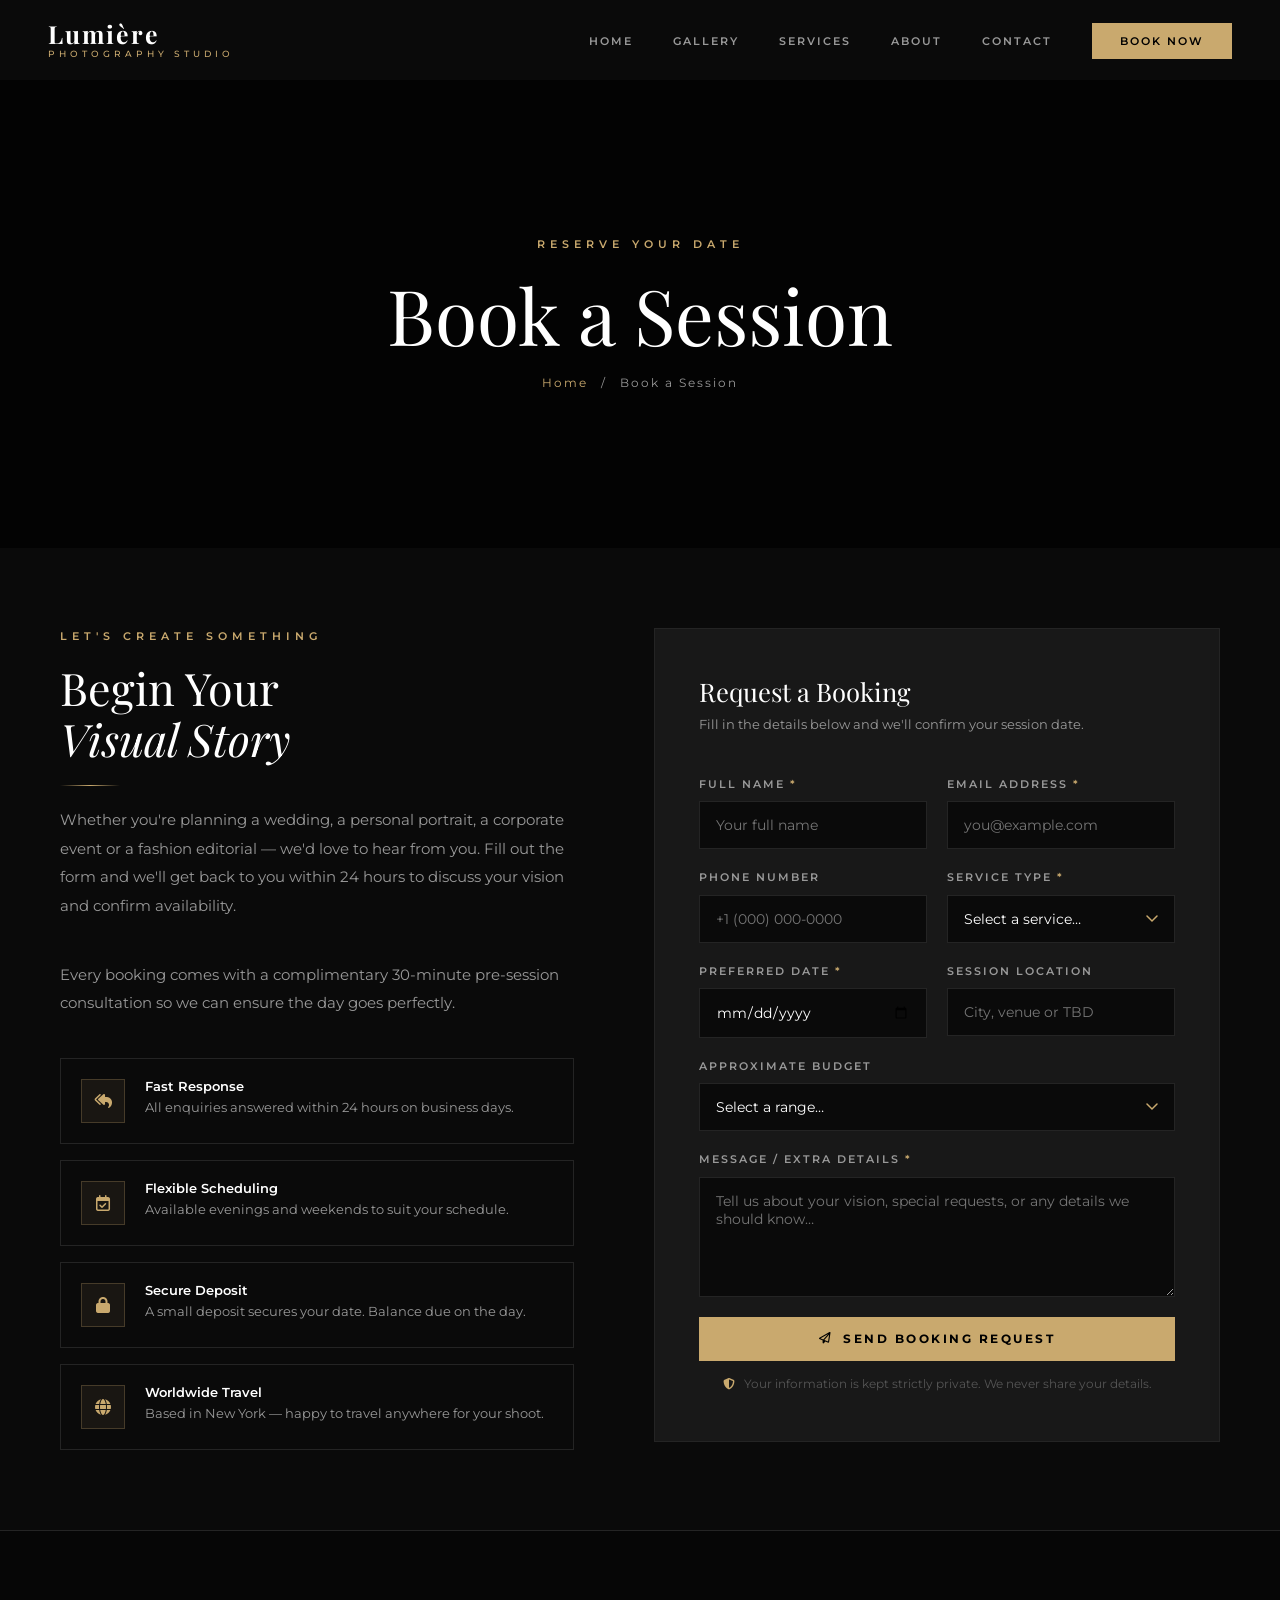
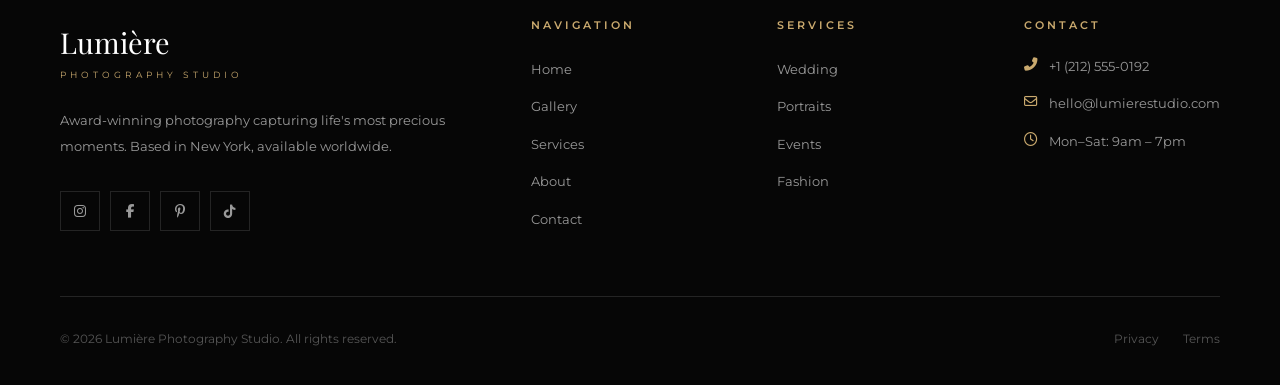
<file: booking.html>
<!DOCTYPE html>
<html lang="en">
<head>
  <meta charset="UTF-8" />
  <meta name="viewport" content="width=device-width, initial-scale=1.0" />
  <title>Book a Session — Lumière Studio</title>
  <link rel="icon" type="image/svg+xml" href="images/favicon.svg" />
  <meta name="description" content="Book your photography session with Lumière Studio. Weddings, portraits, events and fashion. Simple, fast booking request." />
  <link rel="preconnect" href="https://fonts.googleapis.com" />
  <link rel="preconnect" href="https://fonts.gstatic.com" crossorigin />
  <link href="https://fonts.googleapis.com/css2?family=Playfair+Display:ital,wght@0,400;0,500;0,700;1,400&family=Montserrat:wght@300;400;500;600;700&display=swap" rel="stylesheet" />
  <link rel="stylesheet" href="https://cdnjs.cloudflare.com/ajax/libs/font-awesome/6.5.0/css/all.min.css" />
  <link rel="stylesheet" href="css/style.css" />
</head>
<body>

<!-- LOADER -->
<div class="page-loader">
  <div class="loader-logo">Lumière</div>
  <div class="loader-bar"></div>
</div>

<!-- NAV -->
<nav class="navbar scrolled" id="navbar">
  <div class="nav-container">
    <a href="index" class="nav-logo">
      <span class="logo-name">Lumière</span>
      <span class="logo-tagline">Photography Studio</span>
    </a>
    <ul class="nav-links">
      <li><a href="index">Home</a></li>
      <li><a href="gallery">Gallery</a></li>
      <li><a href="services">Services</a></li>
      <li><a href="about">About</a></li>
      <li><a href="contact">Contact</a></li>
      <li><a href="booking" class="nav-book active">Book Now</a></li>
    </ul>
    <button class="hamburger" aria-label="Toggle menu"><span></span><span></span><span></span></button>
  </div>
</nav>
<div class="mobile-menu">
  <a href="index">Home</a>
  <a href="gallery">Gallery</a>
  <a href="services">Services</a>
  <a href="about">About</a>
  <a href="contact">Contact</a>
  <a href="booking">Book Now</a>
</div>

<!-- PAGE HERO -->
<section class="page-hero" style="background-image: url('https://picsum.photos/seed/booking_hero/1920/800');">
  <div class="page-hero-content">
    <span class="section-label">Reserve Your Date</span>
    <h1>Book a Session</h1>
    <p class="breadcrumb"><a href="index">Home</a> <span>/</span> Book a Session</p>
  </div>
</section>

<!-- BOOKING SECTION -->
<section class="booking-page">
  <div class="container">
    <div class="booking-grid">

      <!-- INFO -->
      <div class="booking-info fade-in-left">
        <span class="section-label">Let's Create Something</span>
        <h2>Begin Your<br><em>Visual Story</em></h2>
        <div class="gold-divider" style="margin: 20px 0;"></div>
        <p>
          Whether you're planning a wedding, a personal portrait, a corporate event or a fashion editorial — we'd love to hear from you. Fill out the form and we'll get back to you within 24 hours to discuss your vision and confirm availability.
        </p>
        <p>
          Every booking comes with a complimentary 30-minute pre-session consultation so we can ensure the day goes perfectly.
        </p>

        <div class="booking-details">

          <div class="booking-detail-item">
            <div class="booking-detail-icon">
              <i class="fas fa-reply-all"></i>
            </div>
            <div class="booking-detail-text">
              <h4>Fast Response</h4>
              <p>All enquiries answered within 24 hours on business days.</p>
            </div>
          </div>

          <div class="booking-detail-item">
            <div class="booking-detail-icon">
              <i class="far fa-calendar-check"></i>
            </div>
            <div class="booking-detail-text">
              <h4>Flexible Scheduling</h4>
              <p>Available evenings and weekends to suit your schedule.</p>
            </div>
          </div>

          <div class="booking-detail-item">
            <div class="booking-detail-icon">
              <i class="fas fa-lock"></i>
            </div>
            <div class="booking-detail-text">
              <h4>Secure Deposit</h4>
              <p>A small deposit secures your date. Balance due on the day.</p>
            </div>
          </div>

          <div class="booking-detail-item">
            <div class="booking-detail-icon">
              <i class="fas fa-globe"></i>
            </div>
            <div class="booking-detail-text">
              <h4>Worldwide Travel</h4>
              <p>Based in New York — happy to travel anywhere for your shoot.</p>
            </div>
          </div>

        </div>
      </div>

      <!-- FORM -->
      <div class="booking-form-container fade-in-right">
        <h3>Request a Booking</h3>
        <p>Fill in the details below and we'll confirm your session date.</p>

        <!-- SUCCESS MESSAGE (shown after submit) -->
        <div class="success-message">
          <div class="success-icon"><i class="fas fa-check"></i></div>
          <h3>Booking Request Sent!</h3>
          <p>Thank you for reaching out. We've received your booking request and will be in touch within 24 hours to confirm your session.</p>
          <br />
          <a href="index" class="btn btn-gold-outline" style="margin-top: 16px;">Return Home</a>
        </div>

        <!--
          FORMSPREE SETUP:
          1. Go to https://formspree.io and create a free account.
          2. Create a new form — copy the form ID (e.g. xabc1234).
          3. Replace YOUR_FORM_ID below with your actual Formspree form ID.
        -->
        <form id="booking-form" action="https://formspree.io/f/YOUR_FORM_ID" method="POST" novalidate>

          <div class="form-row">
            <div class="form-group">
              <label for="full-name">Full Name <span style="color:var(--gold)">*</span></label>
              <input type="text" id="full-name" name="full_name" placeholder="Your full name" required />
              <span class="error-msg"></span>
            </div>
            <div class="form-group">
              <label for="email">Email Address <span style="color:var(--gold)">*</span></label>
              <input type="email" id="email" name="email" placeholder="you@example.com" required />
              <span class="error-msg"></span>
            </div>
          </div>

          <div class="form-row">
            <div class="form-group">
              <label for="phone">Phone Number</label>
              <input type="tel" id="phone" name="phone" placeholder="+1 (000) 000-0000" />
              <span class="error-msg"></span>
            </div>
            <div class="form-group">
              <label for="service">Service Type <span style="color:var(--gold)">*</span></label>
              <select id="service" name="service_type" required>
                <option value="" disabled selected>Select a service…</option>
                <option value="Wedding Photography">Wedding Photography</option>
                <option value="Engagement Session">Engagement Session</option>
                <option value="Portrait Session">Portrait Session</option>
                <option value="Family Portrait">Family Portrait</option>
                <option value="Event Coverage">Event Coverage</option>
                <option value="Fashion / Editorial">Fashion / Editorial</option>
                <option value="Commercial Photography">Commercial Photography</option>
                <option value="Other">Other — please describe</option>
              </select>
              <span class="error-msg"></span>
            </div>
          </div>

          <div class="form-row">
            <div class="form-group">
              <label for="preferred-date">Preferred Date <span style="color:var(--gold)">*</span></label>
              <input type="date" id="preferred-date" name="preferred_date" required />
              <span class="error-msg"></span>
            </div>
            <div class="form-group">
              <label for="location">Session Location</label>
              <input type="text" id="location" name="location" placeholder="City, venue or TBD" />
              <span class="error-msg"></span>
            </div>
          </div>

          <div class="form-group">
            <label for="budget">Approximate Budget</label>
            <select id="budget" name="budget">
              <option value="" disabled selected>Select a range…</option>
              <option value="Under $500">Under $500</option>
              <option value="$500 – $1,000">$500 – $1,000</option>
              <option value="$1,000 – $2,500">$1,000 – $2,500</option>
              <option value="$2,500 – $5,000">$2,500 – $5,000</option>
              <option value="$5,000+">$5,000+</option>
              <option value="Open to discuss">Open to discuss</option>
            </select>
          </div>

          <div class="form-group">
            <label for="message">Message / Extra Details <span style="color:var(--gold)">*</span></label>
            <textarea id="message" name="message" rows="5" placeholder="Tell us about your vision, special requests, or any details we should know…" required></textarea>
            <span class="error-msg"></span>
          </div>

          <!-- Honeypot anti-spam field (hidden) -->
          <input type="text" name="_gotcha" style="display:none" tabindex="-1" autocomplete="off" />
          <input type="hidden" name="_subject" value="New Booking Request — Lumière Studio" />

          <div class="form-submit">
            <button type="submit" class="btn btn-primary">
              <i class="far fa-paper-plane"></i> Send Booking Request
            </button>
            <p class="form-note">
              <i class="fas fa-shield-alt" style="color:var(--gold);margin-right:6px;"></i>
              Your information is kept strictly private. We never share your details.
            </p>
          </div>

        </form>
      </div>
    </div>
  </div>
</section>

<!-- FOOTER -->
<footer>
  <div class="container">
    <div class="footer-grid">
      <div class="footer-brand">
        <div class="logo-name">Lumière</div>
        <span class="logo-tagline">Photography Studio</span>
        <p>Award-winning photography capturing life's most precious moments. Based in New York, available worldwide.</p>
        <div class="footer-social">
          <a href="#" aria-label="Instagram"><i class="fab fa-instagram"></i></a>
          <a href="#" aria-label="Facebook"><i class="fab fa-facebook-f"></i></a>
          <a href="#" aria-label="Pinterest"><i class="fab fa-pinterest-p"></i></a>
          <a href="#" aria-label="TikTok"><i class="fab fa-tiktok"></i></a>
        </div>
      </div>
      <div class="footer-col">
        <h4>Navigation</h4>
        <ul>
          <li><a href="index">Home</a></li>
          <li><a href="gallery">Gallery</a></li>
          <li><a href="services">Services</a></li>
          <li><a href="about">About</a></li>
          <li><a href="contact">Contact</a></li>
        </ul>
      </div>
      <div class="footer-col">
        <h4>Services</h4>
        <ul>
          <li><a href="services#weddings">Wedding</a></li>
          <li><a href="services#portraits">Portraits</a></li>
          <li><a href="services#events">Events</a></li>
          <li><a href="services#fashion">Fashion</a></li>
        </ul>
      </div>
      <div class="footer-col">
        <h4>Contact</h4>
        <div class="footer-contact-item"><i class="fas fa-phone-alt"></i><span>+1 (212) 555-0192</span></div>
        <div class="footer-contact-item"><i class="far fa-envelope"></i><span>hello@lumierestudio.com</span></div>
        <div class="footer-contact-item"><i class="far fa-clock"></i><span>Mon–Sat: 9am – 7pm</span></div>
      </div>
    </div>
    <div class="footer-bottom">
      <p>&copy; 2026 Lumière Photography Studio. All rights reserved.</p>
      <div class="footer-bottom-links"><a href="#">Privacy</a><a href="#">Terms</a></div>
    </div>
  </div>
</footer>

<script src="js/main.js"></script>
<script src="js/booking.js"></script>
</body>
</html>
</file>
<file: css/style.css>
/* ============================================
   VARIABLES & RESET
   ============================================ */
*, *::before, *::after { box-sizing: border-box; margin: 0; padding: 0; }

:root {
  --bg-primary: #0a0a0a;
  --bg-secondary: #111111;
  --bg-card: #181818;
  --text-primary: #ffffff;
  --text-secondary: #999999;
  --text-muted: #555555;
  --gold: #c9a96e;
  --gold-light: #e8c98a;
  --gold-dark: #7a5c28;
  --border: #242424;
  --border-light: #383838;
  --shadow: 0 8px 40px rgba(0,0,0,0.6);
  --shadow-gold: 0 4px 24px rgba(201,169,110,0.25);
  --font-heading: 'Playfair Display', Georgia, serif;
  --font-body: 'Montserrat', sans-serif;
  --nav-height: 80px;
  --transition: 0.3s ease;
  --transition-slow: 0.6s ease;
}

html { scroll-behavior: smooth; }
body { background: var(--bg-primary); color: var(--text-primary); font-family: var(--font-body); line-height: 1.6; overflow-x: hidden; }
img { max-width: 100%; height: auto; display: block; }
a { text-decoration: none; color: inherit; }
ul { list-style: none; }
button { cursor: pointer; border: none; background: none; font-family: var(--font-body); }
input, textarea, select { font-family: var(--font-body); }

/* ============================================
   TYPOGRAPHY
   ============================================ */
h1, h2, h3, h4, h5, h6 { font-family: var(--font-heading); font-weight: 400; line-height: 1.15; }

.section-label {
  font-family: var(--font-body); font-size: 0.7rem; font-weight: 600;
  letter-spacing: 5px; text-transform: uppercase; color: var(--gold);
  display: block; margin-bottom: 16px;
}

.section-title {
  font-size: clamp(2rem, 4.5vw, 3.5rem); color: var(--text-primary);
  line-height: 1.1; margin-bottom: 20px;
}

.section-subtitle {
  font-size: 0.95rem; color: var(--text-secondary);
  max-width: 580px; line-height: 1.9;
}

/* ============================================
   LAYOUT
   ============================================ */
.container { max-width: 1240px; margin: 0 auto; padding: 0 40px; }
.section { padding: 100px 0; }

.section-header { text-align: center; margin-bottom: 60px; }
.section-header .section-subtitle { margin: 0 auto; }

.gold-divider {
  width: 60px; height: 1px;
  background: linear-gradient(90deg, transparent, var(--gold), transparent);
  margin: 20px auto;
}

/* ============================================
   BUTTONS
   ============================================ */
.btn {
  display: inline-flex; align-items: center; gap: 10px;
  padding: 15px 40px; font-size: 0.72rem; font-weight: 700;
  letter-spacing: 2.5px; text-transform: uppercase; transition: var(--transition);
  cursor: pointer; border: none; position: relative; overflow: hidden;
}

.btn-primary { background: var(--gold); color: #000; }
.btn-primary:hover { background: var(--gold-light); transform: translateY(-2px); box-shadow: var(--shadow-gold); }

.btn-outline { background: transparent; color: #fff; border: 1px solid rgba(255,255,255,0.35); }
.btn-outline:hover { border-color: var(--gold); color: var(--gold); transform: translateY(-2px); }

.btn-gold-outline { background: transparent; color: var(--gold); border: 1px solid var(--gold); }
.btn-gold-outline:hover { background: var(--gold); color: #000; transform: translateY(-2px); box-shadow: var(--shadow-gold); }

/* ============================================
   NAVIGATION
   ============================================ */
.navbar {
  position: fixed; top: 0; left: 0; right: 0; z-index: 1000;
  height: var(--nav-height); display: flex; align-items: center;
  padding: 0 48px; transition: var(--transition-slow);
}

.navbar.scrolled {
  background: rgba(8,8,8,0.96); backdrop-filter: blur(24px);
  border-bottom: 1px solid var(--border);
}

.nav-container {
  width: 100%; max-width: 1240px; margin: 0 auto;
  display: flex; align-items: center; justify-content: space-between;
}

.nav-logo { display: flex; flex-direction: column; line-height: 1; }
.nav-logo .logo-name { font-family: var(--font-heading); font-size: 1.55rem; font-weight: 700; color: #fff; letter-spacing: 2px; }
.nav-logo .logo-tagline { font-size: 0.58rem; letter-spacing: 4px; text-transform: uppercase; color: var(--gold); font-weight: 500; margin-top: 2px; }

.nav-links { display: flex; align-items: center; gap: 40px; }

.nav-links a {
  font-size: 0.7rem; font-weight: 600; letter-spacing: 2px;
  text-transform: uppercase; color: var(--text-secondary);
  transition: var(--transition); position: relative;
}

.nav-links a::after {
  content: ''; position: absolute; bottom: -5px; left: 0;
  width: 0; height: 1px; background: var(--gold); transition: var(--transition);
}

.nav-links a:hover, .nav-links a.active { color: #fff; }
.nav-links a:hover::after, .nav-links a.active::after { width: 100%; }

.nav-book {
  padding: 11px 28px; background: var(--gold); color: #000 !important;
  font-size: 0.68rem !important; letter-spacing: 2px;
}
.nav-book:hover { background: var(--gold-light) !important; }
.nav-book::after { display: none !important; }

.hamburger { display: none; flex-direction: column; gap: 5px; cursor: pointer; padding: 4px; }
.hamburger span { display: block; width: 26px; height: 2px; background: #fff; transition: var(--transition); transform-origin: center; }
.hamburger.active span:nth-child(1) { transform: rotate(45deg) translate(5px, 5px); }
.hamburger.active span:nth-child(2) { opacity: 0; width: 0; }
.hamburger.active span:nth-child(3) { transform: rotate(-45deg) translate(5px, -5px); }

.mobile-menu {
  display: none; position: fixed; top: var(--nav-height); left: 0; right: 0; bottom: 0;
  background: rgba(8,8,8,0.98); backdrop-filter: blur(24px); z-index: 999;
  flex-direction: column; align-items: center; justify-content: center; gap: 44px;
  opacity: 0; transform: translateY(-10px); transition: var(--transition); pointer-events: none;
}

.mobile-menu.active { display: flex; opacity: 1; transform: translateY(0); pointer-events: all; }
.mobile-menu a { font-family: var(--font-heading); font-size: 2.2rem; color: var(--text-secondary); transition: var(--transition); }
.mobile-menu a:hover { color: var(--gold); }

/* ============================================
   HERO
   ============================================ */
.hero { position: relative; height: 100vh; min-height: 700px; overflow: hidden; }

.hero-slider { position: absolute; inset: 0; }

.hero-slide {
  position: absolute; inset: 0; opacity: 0;
  background-size: cover; background-position: center;
  transform: scale(1.06);
  transition: opacity 1.5s ease, transform 8s ease;
}

.hero-slide.active { opacity: 1; transform: scale(1); }

.hero-overlay {
  position: absolute; inset: 0; z-index: 1;
  background: linear-gradient(135deg, rgba(0,0,0,0.72) 0%, rgba(0,0,0,0.28) 55%, rgba(0,0,0,0.55) 100%);
}

.hero-content {
  position: absolute; top: var(--nav-height); left: 0; right: 0; bottom: 0; z-index: 2;
  display: flex; flex-direction: column;
  align-items: flex-start; justify-content: center;
  padding: 0 96px; max-width: 860px;
}

.hero-eyebrow {
  font-size: 0.68rem; font-weight: 600; letter-spacing: 6px;
  text-transform: uppercase; color: var(--gold); margin-bottom: 20px;
  opacity: 0; animation: fadeInUp 1s ease 0.4s forwards;
}

.hero-title {
  font-family: var(--font-heading); font-size: clamp(3rem, 7.5vw, 6.5rem);
  font-weight: 400; line-height: 1.04; margin-bottom: 24px;
  opacity: 0; animation: fadeInUp 1s ease 0.7s forwards;
}

.hero-title em { font-style: italic; color: var(--gold); }

.hero-subtitle {
  font-size: 1rem; color: rgba(255,255,255,0.65); letter-spacing: 0.5px;
  margin-bottom: 52px; max-width: 480px; line-height: 1.85;
  opacity: 0; animation: fadeInUp 1s ease 1s forwards;
}

.hero-buttons {
  display: flex; gap: 16px; flex-wrap: wrap;
  opacity: 0; animation: fadeInUp 1s ease 1.3s forwards;
}

.hero-scroll {
  position: absolute; bottom: 44px; left: 50%;
  transform: translateX(-50%); z-index: 2;
  display: flex; flex-direction: column;
  align-items: center; gap: 10px; cursor: pointer;
  animation: fadeInUp 1s ease 2s forwards; opacity: 0;
}

.hero-scroll span { font-size: 0.6rem; letter-spacing: 3px; text-transform: uppercase; color: rgba(255,255,255,0.45); }
.scroll-line { width: 1px; height: 48px; background: linear-gradient(to bottom, rgba(255,255,255,0.4), transparent); animation: scrollPulse 2.2s ease-in-out infinite; }

.hero-dots {
  position: absolute; bottom: 44px; right: 64px; z-index: 2; display: flex; gap: 10px;
}

.hero-dot { width: 6px; height: 6px; border-radius: 50%; background: rgba(255,255,255,0.3); cursor: pointer; transition: var(--transition); }
.hero-dot.active { background: var(--gold); width: 28px; border-radius: 3px; }

/* ============================================
   ABOUT PREVIEW
   ============================================ */
.about-preview { padding: 100px 0; background: var(--bg-secondary); }

.about-preview-grid { display: grid; grid-template-columns: 1fr 1fr; gap: 90px; align-items: center; }

.about-preview-image { position: relative; }
.about-preview-image img { width: 100%; height: 580px; object-fit: cover; }
.about-image-frame {
  position: absolute; top: -22px; left: -22px; right: 22px; bottom: 22px;
  border: 1px solid rgba(201,169,110,0.35); z-index: 0; pointer-events: none;
}

.about-preview-content { padding: 12px 0; }

.experience-badge {
  display: inline-flex; flex-direction: column; align-items: center;
  justify-content: center; width: 100px; height: 100px;
  border: 1px solid var(--gold); margin-bottom: 40px;
}

.experience-badge .years { font-family: var(--font-heading); font-size: 2.6rem; color: var(--gold); line-height: 1; }
.experience-badge .label { font-size: 0.58rem; letter-spacing: 2px; text-transform: uppercase; color: var(--text-secondary); margin-top: 4px; }

.about-preview-content p { color: var(--text-secondary); line-height: 1.95; margin-bottom: 24px; font-size: 0.94rem; }

.about-stats { display: flex; gap: 48px; margin: 40px 0; padding: 32px 0; border-top: 1px solid var(--border); border-bottom: 1px solid var(--border); }
.stat-number { font-family: var(--font-heading); font-size: 2.2rem; color: var(--gold); line-height: 1; margin-bottom: 4px; }
.stat-label { font-size: 0.68rem; letter-spacing: 2px; text-transform: uppercase; color: var(--text-secondary); }

/* ============================================
   FEATURED GALLERY
   ============================================ */
.featured-gallery { padding: 100px 0; background: var(--bg-primary); }

.gallery-categories { display: flex; gap: 6px; justify-content: center; flex-wrap: wrap; margin-bottom: 52px; }

.cat-btn {
  padding: 9px 26px; font-size: 0.68rem; font-weight: 600; letter-spacing: 2px;
  text-transform: uppercase; color: var(--text-secondary); border: 1px solid transparent;
  background: transparent; transition: var(--transition); cursor: pointer;
}
.cat-btn:hover, .cat-btn.active { color: var(--gold); border-color: var(--gold); }

.featured-grid { display: grid; grid-template-columns: repeat(3, 1fr); gap: 5px; }

.featured-item { position: relative; overflow: hidden; cursor: pointer; }
.featured-item:nth-child(1) { grid-column: span 2; grid-row: span 2; }

.featured-item img { width: 100%; height: 100%; object-fit: cover; min-height: 270px; transition: transform var(--transition-slow); }
.featured-item:nth-child(1) img { min-height: 540px; }
.featured-item:hover img { transform: scale(1.06); }

.featured-overlay {
  position: absolute; inset: 0; background: rgba(0,0,0,0.6);
  display: flex; flex-direction: column; align-items: center; justify-content: center;
  opacity: 0; transition: var(--transition);
}
.featured-item:hover .featured-overlay { opacity: 1; }
.featured-overlay span { font-size: 0.68rem; letter-spacing: 3px; text-transform: uppercase; color: var(--gold); margin-bottom: 8px; }
.featured-overlay h3 { font-family: var(--font-heading); font-size: 1.2rem; color: #fff; text-align: center; }

.gallery-view-all { text-align: center; margin-top: 60px; }

/* ============================================
   SERVICES PREVIEW
   ============================================ */
.services-preview { padding: 100px 0; background: var(--bg-secondary); }

.services-grid { display: grid; grid-template-columns: repeat(4, 1fr); gap: 20px; }

.service-card { background: var(--bg-card); border: 1px solid var(--border); overflow: hidden; transition: var(--transition); }
.service-card:hover { border-color: var(--gold); transform: translateY(-5px); box-shadow: var(--shadow-gold); }

.service-card-image { position: relative; overflow: hidden; height: 240px; }
.service-card-image img { width: 100%; height: 100%; object-fit: cover; transition: transform var(--transition-slow); }
.service-card:hover .service-card-image img { transform: scale(1.08); }
.service-card-image-overlay { position: absolute; inset: 0; background: linear-gradient(to top, rgba(0,0,0,0.65), transparent 55%); }

.service-card-body { padding: 28px 24px; }
.service-card-body h3 { font-family: var(--font-heading); font-size: 1.25rem; margin-bottom: 12px; transition: var(--transition); }
.service-card:hover h3 { color: var(--gold); }
.service-card-body p { font-size: 0.84rem; color: var(--text-secondary); line-height: 1.85; margin-bottom: 20px; }
.service-link { font-size: 0.68rem; font-weight: 600; letter-spacing: 2px; text-transform: uppercase; color: var(--gold); display: inline-flex; align-items: center; gap: 8px; transition: var(--transition); }
.service-link:hover { gap: 14px; }

/* ============================================
   TESTIMONIALS
   ============================================ */
.testimonials { padding: 100px 0; background: var(--bg-primary); overflow: hidden; }

.testimonials-wrapper { overflow: hidden; }
.testimonials-track { display: flex; gap: 28px; transition: transform 0.5s ease; }

.testimonial-card {
  min-width: 370px; background: var(--bg-card); border: 1px solid var(--border);
  padding: 48px 36px; position: relative; flex-shrink: 0; transition: var(--transition);
}
.testimonial-card:hover { border-color: var(--border-light); }

.testimonial-quote {
  font-family: var(--font-heading); font-size: 5rem; color: var(--gold); opacity: 0.25;
  position: absolute; top: 16px; left: 28px; line-height: 1; pointer-events: none;
}

.testimonial-stars { display: flex; gap: 3px; margin-bottom: 20px; }
.star { color: var(--gold); font-size: 0.85rem; }

.testimonial-text { font-size: 0.88rem; color: var(--text-secondary); line-height: 1.95; margin-bottom: 32px; font-style: italic; }

.testimonial-author { display: flex; align-items: center; gap: 16px; }
.author-avatar { width: 52px; height: 52px; border-radius: 50%; object-fit: cover; border: 2px solid var(--gold); flex-shrink: 0; }
.author-name { font-size: 0.9rem; font-weight: 600; margin-bottom: 3px; }
.author-type { font-size: 0.65rem; letter-spacing: 2px; text-transform: uppercase; color: var(--gold); }

.testimonials-nav { display: flex; justify-content: center; gap: 14px; margin-top: 48px; }
.testimonials-nav button {
  width: 48px; height: 48px; border: 1px solid var(--border);
  background: transparent; color: var(--text-secondary); font-size: 1.1rem;
  display: flex; align-items: center; justify-content: center; transition: var(--transition);
}
.testimonials-nav button:hover { border-color: var(--gold); color: var(--gold); }

/* ============================================
   CTA BAND
   ============================================ */
.cta-band {
  padding: 100px 0; position: relative; text-align: center;
  background-image: url('https://picsum.photos/seed/ctabg/1920/600');
  background-size: cover; background-position: center; background-attachment: fixed;
}
.cta-band::before { content: ''; position: absolute; inset: 0; background: rgba(0,0,0,0.78); }
.cta-band-content { position: relative; z-index: 1; }
.cta-band .section-title { max-width: 700px; margin: 0 auto 16px; }
.cta-band .section-subtitle { margin: 0 auto 52px; }
.cta-band-buttons { display: flex; gap: 16px; justify-content: center; flex-wrap: wrap; }

/* ============================================
   FOOTER
   ============================================ */
footer { background: #060606; border-top: 1px solid var(--border); padding: 88px 0 36px; }

.footer-grid { display: grid; grid-template-columns: 2.2fr 1fr 1fr 1fr; gap: 60px; margin-bottom: 64px; }

.footer-brand .logo-name { font-family: var(--font-heading); font-size: 1.8rem; margin-bottom: 3px; }
.footer-brand .logo-tagline { font-size: 0.58rem; letter-spacing: 4px; text-transform: uppercase; color: var(--gold); margin-bottom: 24px; display: block; }
.footer-brand p { font-size: 0.84rem; color: var(--text-secondary); line-height: 1.95; margin-bottom: 32px; }

.footer-social { display: flex; gap: 10px; }
.footer-social a { width: 40px; height: 40px; border: 1px solid var(--border); display: flex; align-items: center; justify-content: center; font-size: 0.85rem; color: var(--text-secondary); transition: var(--transition); }
.footer-social a:hover { border-color: var(--gold); color: var(--gold); }

.footer-col h4 { font-family: var(--font-body); font-size: 0.68rem; font-weight: 600; letter-spacing: 3px; text-transform: uppercase; color: var(--gold); margin-bottom: 24px; }
.footer-col ul { display: flex; flex-direction: column; gap: 12px; }
.footer-col ul li a { font-size: 0.84rem; color: var(--text-secondary); transition: var(--transition); }
.footer-col ul li a:hover { color: #fff; padding-left: 6px; }

.footer-contact-item { display: flex; gap: 12px; margin-bottom: 16px; font-size: 0.84rem; color: var(--text-secondary); }
.footer-contact-item i { color: var(--gold); margin-top: 2px; flex-shrink: 0; }

.footer-bottom { border-top: 1px solid var(--border); padding-top: 32px; display: flex; align-items: center; justify-content: space-between; flex-wrap: wrap; gap: 16px; }
.footer-bottom p { font-size: 0.78rem; color: var(--text-muted); }
.footer-bottom-links { display: flex; gap: 24px; }
.footer-bottom-links a { font-size: 0.78rem; color: var(--text-muted); transition: var(--transition); }
.footer-bottom-links a:hover { color: var(--gold); }

/* ============================================
   PAGE HERO (inner pages)
   ============================================ */
.page-hero {
  height: 52vh; min-height: 420px; position: relative;
  display: flex; align-items: center; justify-content: center;
  background-size: cover; background-position: center;
  margin-top: var(--nav-height);
}
.page-hero::before { content: ''; position: absolute; inset: 0; background: rgba(0,0,0,0.68); }
.page-hero-content { position: relative; z-index: 1; text-align: center; }
.page-hero-content h1 { font-size: clamp(2.5rem, 6vw, 5rem); margin-bottom: 16px; }
.breadcrumb { font-size: 0.72rem; letter-spacing: 2px; color: var(--text-secondary); }
.breadcrumb a { color: var(--gold); }
.breadcrumb span { color: var(--text-secondary); margin: 0 8px; }

/* ============================================
   GALLERY PAGE
   ============================================ */
.gallery-filter-bar {
  padding: 36px 0; background: var(--bg-secondary);
  position: sticky; top: var(--nav-height); z-index: 100;
  border-bottom: 1px solid var(--border);
}

.filter-tabs { display: flex; justify-content: center; flex-wrap: wrap; gap: 6px; }
.filter-tab {
  padding: 10px 28px; font-size: 0.68rem; font-weight: 600; letter-spacing: 2px;
  text-transform: uppercase; color: var(--text-secondary); background: transparent;
  border: 1px solid transparent; transition: var(--transition); cursor: pointer;
}
.filter-tab:hover { color: #fff; border-color: var(--border-light); }
.filter-tab.active { color: var(--gold); border-color: var(--gold); background: rgba(201,169,110,0.05); }

.masonry-section { padding: 60px 0; }
.masonry-grid { columns: 3; column-gap: 5px; }

.masonry-item { break-inside: avoid; margin-bottom: 5px; position: relative; overflow: hidden; cursor: pointer; }
.masonry-item img { width: 100%; display: block; transition: transform var(--transition-slow); }
.masonry-item:hover img { transform: scale(1.06); }

.masonry-overlay {
  position: absolute; inset: 0; background: rgba(0,0,0,0.58);
  display: flex; flex-direction: column; align-items: center; justify-content: center;
  opacity: 0; transition: var(--transition);
}
.masonry-item:hover .masonry-overlay { opacity: 1; }
.expand-icon { width: 48px; height: 48px; border: 1px solid rgba(255,255,255,0.6); display: flex; align-items: center; justify-content: center; font-size: 1.2rem; color: #fff; margin-bottom: 12px; }
.photo-title { font-size: 0.7rem; letter-spacing: 2px; text-transform: uppercase; color: rgba(255,255,255,0.85); }

.masonry-item.hidden { display: none; }

/* Lightbox */
.lightbox { position: fixed; inset: 0; z-index: 2000; background: rgba(0,0,0,0.97); display: none; align-items: center; justify-content: center; }
.lightbox.active { display: flex; }

.lightbox-img-wrap { position: relative; }
.lightbox img { max-width: 82vw; max-height: 88vh; object-fit: contain; display: block; }
.lightbox-caption { text-align: center; padding: 16px 0 0; color: var(--text-secondary); font-size: 0.78rem; letter-spacing: 2px; text-transform: uppercase; }

.lightbox-close { position: fixed; top: 24px; right: 32px; color: #fff; font-size: 1.8rem; cursor: pointer; z-index: 2001; opacity: 0.65; transition: var(--transition); line-height: 1; width: 44px; height: 44px; display: flex; align-items: center; justify-content: center; }
.lightbox-close:hover { opacity: 1; color: var(--gold); }

.lightbox-prev, .lightbox-next { position: fixed; top: 50%; transform: translateY(-50%); color: #fff; font-size: 1.8rem; cursor: pointer; z-index: 2001; padding: 20px 16px; opacity: 0.55; transition: var(--transition); background: rgba(0,0,0,0.4); }
.lightbox-prev { left: 0; }
.lightbox-next { right: 0; }
.lightbox-prev:hover, .lightbox-next:hover { opacity: 1; color: var(--gold); }
.lightbox-counter { position: fixed; bottom: 24px; left: 50%; transform: translateX(-50%); font-size: 0.72rem; letter-spacing: 3px; color: var(--text-secondary); }

/* ============================================
   BOOKING PAGE
   ============================================ */
.booking-page { padding: 80px 0; min-height: 80vh; background: var(--bg-primary); }

.booking-grid { display: grid; grid-template-columns: 1fr 1.1fr; gap: 80px; align-items: start; }

.booking-info h2 { font-size: clamp(1.8rem, 3.5vw, 2.8rem); margin-bottom: 20px; }
.booking-info > p { color: var(--text-secondary); line-height: 1.95; margin-bottom: 40px; font-size: 0.92rem; }

.booking-details { display: flex; flex-direction: column; gap: 16px; margin-top: 40px; }
.booking-detail-item { display: flex; gap: 20px; padding: 20px; border: 1px solid var(--border); transition: var(--transition); }
.booking-detail-item:hover { border-color: rgba(201,169,110,0.4); }
.booking-detail-icon { width: 44px; height: 44px; background: rgba(201,169,110,0.08); border: 1px solid rgba(201,169,110,0.25); display: flex; align-items: center; justify-content: center; color: var(--gold); flex-shrink: 0; }
.booking-detail-text h4 { font-size: 0.82rem; font-weight: 600; margin-bottom: 4px; font-family: var(--font-body); }
.booking-detail-text p { font-size: 0.8rem; color: var(--text-secondary); margin: 0; }

.booking-form-container { background: var(--bg-card); border: 1px solid var(--border); padding: 48px 44px; }
.booking-form-container h3 { font-size: 1.6rem; margin-bottom: 8px; }
.booking-form-container > p { font-size: 0.84rem; color: var(--text-secondary); margin-bottom: 40px; }

.form-row { display: grid; grid-template-columns: 1fr 1fr; gap: 20px; }
.form-group { display: flex; flex-direction: column; gap: 8px; margin-bottom: 20px; }
.form-group label { font-size: 0.68rem; font-weight: 600; letter-spacing: 2px; text-transform: uppercase; color: var(--text-secondary); }

.form-group input,
.form-group select,
.form-group textarea {
  background: var(--bg-primary); border: 1px solid var(--border); color: #fff;
  padding: 14px 16px; font-size: 0.88rem; transition: var(--transition);
  outline: none; width: 100%; -webkit-appearance: none; appearance: none;
}
.form-group input:focus, .form-group select:focus, .form-group textarea:focus { border-color: var(--gold); }
.form-group input.error, .form-group select.error, .form-group textarea.error { border-color: #e74c3c; }
.form-group .error-msg { font-size: 0.72rem; color: #e74c3c; display: none; }
.form-group.has-error .error-msg { display: block; }
.form-group textarea { resize: vertical; min-height: 120px; }
.form-group select {
  background-image: url("data:image/svg+xml,%3Csvg xmlns='http://www.w3.org/2000/svg' width='12' height='8' viewBox='0 0 12 8'%3E%3Cpath d='M1 1l5 5 5-5' stroke='%23c9a96e' stroke-width='1.5' fill='none' stroke-linecap='round'/%3E%3C/svg%3E");
  background-repeat: no-repeat; background-position: right 16px center; padding-right: 44px;
  background-color: var(--bg-primary);
}
.form-group select option { background: var(--bg-card); }

.form-submit { display: flex; flex-direction: column; gap: 14px; }
.form-submit .btn { width: 100%; justify-content: center; }
.form-note { font-size: 0.72rem; color: var(--text-muted); text-align: center; }
.form-error-banner { padding: 14px 16px; background: rgba(231,76,60,0.08); border: 1px solid rgba(231,76,60,0.3); color: #e74c3c; margin-bottom: 20px; font-size: 0.84rem; }

.success-message { display: none; text-align: center; padding: 60px 24px; }
.success-message.active { display: block; }
.success-icon { width: 72px; height: 72px; border: 2px solid var(--gold); border-radius: 50%; display: flex; align-items: center; justify-content: center; font-size: 2rem; color: var(--gold); margin: 0 auto 28px; }
.success-message h3 { font-size: 1.9rem; margin-bottom: 14px; }
.success-message p { color: var(--text-secondary); font-size: 0.9rem; line-height: 1.85; }

/* ============================================
   SERVICES PAGE
   ============================================ */
.services-page-section { padding: 100px 0; background: var(--bg-primary); }

.service-item { display: grid; grid-template-columns: 1fr 1fr; gap: 80px; align-items: center; padding: 80px 0; border-bottom: 1px solid var(--border); }
.service-item:last-child { border-bottom: none; }
.service-item.reverse { direction: rtl; }
.service-item.reverse > * { direction: ltr; }

.service-item-image { position: relative; overflow: hidden; }
.service-item-image img { width: 100%; height: 520px; object-fit: cover; transition: transform var(--transition-slow); }
.service-item-image:hover img { transform: scale(1.04); }

.service-item-image-badge {
  position: absolute; bottom: 24px; left: 24px;
  background: rgba(8,8,8,0.88); border: 1px solid var(--gold);
  padding: 14px 22px; backdrop-filter: blur(10px);
}
.service-item-image-badge .price-from { font-size: 0.62rem; letter-spacing: 2px; text-transform: uppercase; color: var(--text-secondary); display: block; margin-bottom: 4px; }
.service-item-image-badge .price { font-family: var(--font-heading); font-size: 1.6rem; color: var(--gold); }

.service-item-content h2 { font-size: clamp(1.8rem, 3vw, 2.6rem); margin-bottom: 20px; }
.service-item-content p { font-size: 0.9rem; color: var(--text-secondary); line-height: 1.95; margin-bottom: 32px; }

.service-packages { display: flex; flex-direction: column; gap: 12px; margin-bottom: 36px; }
.package-item { display: flex; align-items: flex-start; gap: 12px; font-size: 0.84rem; color: var(--text-secondary); }
.package-check { color: var(--gold); flex-shrink: 0; margin-top: 1px; }

/* Pricing intro */
.pricing-intro { padding: 60px 0 0; text-align: center; }
.pricing-intro p { color: var(--text-secondary); max-width: 620px; margin: 0 auto; font-size: 0.92rem; line-height: 1.9; }

/* ============================================
   ABOUT PAGE
   ============================================ */
.about-page { padding: 100px 0; background: var(--bg-primary); }

.about-hero-grid { display: grid; grid-template-columns: 1fr 1fr; gap: 80px; align-items: center; margin-bottom: 100px; }

.about-main-image { position: relative; }
.about-main-image img { width: 100%; height: 640px; object-fit: cover; }
.about-main-image::after { content: ''; position: absolute; bottom: -22px; right: -22px; width: 200px; height: 200px; border: 1px solid rgba(201,169,110,0.3); z-index: 0; pointer-events: none; }

.about-content h1 { font-size: clamp(2rem, 4vw, 3.5rem); margin-bottom: 20px; }
.about-content p { color: var(--text-secondary); line-height: 1.95; margin-bottom: 24px; font-size: 0.94rem; }
.about-content .signature { font-family: var(--font-heading); font-style: italic; font-size: 1.8rem; color: var(--gold); margin-top: 32px; }

.about-stats-row { display: grid; grid-template-columns: repeat(4,1fr); background: var(--bg-card); border: 1px solid var(--border); margin: 80px 0; }
.about-stat { padding: 40px 28px; border-right: 1px solid var(--border); text-align: center; }
.about-stat:last-child { border-right: none; }
.about-stat .stat-number { font-size: 2.6rem; }

.skills-section { margin-bottom: 80px; }
.skills-section h2 { font-size: 2rem; margin-bottom: 48px; }
.skills-grid { display: grid; grid-template-columns: repeat(2, 1fr); gap: 36px 80px; }
.skill-item .skill-header { display: flex; justify-content: space-between; margin-bottom: 10px; }
.skill-name { font-size: 0.72rem; font-weight: 600; letter-spacing: 2px; text-transform: uppercase; color: var(--text-secondary); }
.skill-pct { font-size: 0.72rem; color: var(--gold); }
.skill-bar { height: 2px; background: var(--border); }
.skill-fill { height: 100%; background: linear-gradient(90deg, var(--gold-dark), var(--gold)); width: 0; transition: width 1.6s ease; }

.equipment-section h2 { font-size: 2rem; margin-bottom: 48px; }
.equipment-grid { display: grid; grid-template-columns: repeat(3, 1fr); gap: 20px; }
.equipment-card { background: var(--bg-card); border: 1px solid var(--border); padding: 32px 28px; transition: var(--transition); }
.equipment-card:hover { border-color: rgba(201,169,110,0.4); }
.equipment-icon { font-size: 1.8rem; margin-bottom: 16px; }
.equipment-card h4 { font-family: var(--font-heading); font-size: 1.1rem; margin-bottom: 14px; }
.equipment-card ul li { font-size: 0.82rem; color: var(--text-secondary); padding: 6px 0; border-bottom: 1px solid var(--border); }
.equipment-card ul li:last-child { border-bottom: none; }

.awards-section { padding: 80px 0; background: var(--bg-secondary); }
.awards-section h2 { font-size: 2rem; margin-bottom: 48px; text-align: center; }
.awards-grid { display: grid; grid-template-columns: repeat(3, 1fr); gap: 24px; }
.award-item { background: var(--bg-card); border: 1px solid var(--border); padding: 36px 28px; text-align: center; transition: var(--transition); }
.award-item:hover { border-color: var(--gold); }
.award-year { font-size: 0.68rem; letter-spacing: 3px; text-transform: uppercase; color: var(--gold); margin-bottom: 12px; display: block; }
.award-item h4 { font-family: var(--font-heading); font-size: 1.1rem; margin-bottom: 8px; }
.award-item p { font-size: 0.82rem; color: var(--text-secondary); }

/* ============================================
   CONTACT PAGE
   ============================================ */
.contact-page { padding: 100px 0; background: var(--bg-primary); }

.contact-grid { display: grid; grid-template-columns: 1fr 1.5fr; gap: 80px; align-items: start; }

.contact-info h2 { font-size: clamp(1.8rem, 3vw, 2.6rem); margin-bottom: 20px; }
.contact-info > p { color: var(--text-secondary); line-height: 1.95; margin-bottom: 44px; font-size: 0.9rem; }

.contact-methods { display: flex; flex-direction: column; gap: 16px; margin-bottom: 44px; }
.contact-method { display: flex; align-items: center; gap: 20px; padding: 18px 20px; border: 1px solid var(--border); transition: var(--transition); }
.contact-method:hover { border-color: rgba(201,169,110,0.4); }
.contact-method-icon { width: 46px; height: 46px; background: rgba(201,169,110,0.08); border: 1px solid rgba(201,169,110,0.25); display: flex; align-items: center; justify-content: center; color: var(--gold); font-size: 1rem; flex-shrink: 0; }
.contact-method-text h4 { font-size: 0.68rem; font-weight: 600; letter-spacing: 2px; text-transform: uppercase; color: var(--text-secondary); margin-bottom: 5px; font-family: var(--font-body); }
.contact-method-text p { font-size: 0.9rem; color: #fff; }

.whatsapp-btn { display: inline-flex; align-items: center; gap: 12px; padding: 16px 32px; background: #25D366; color: #fff; font-size: 0.78rem; font-weight: 700; letter-spacing: 2px; text-transform: uppercase; transition: var(--transition); width: 100%; justify-content: center; margin-bottom: 36px; }
.whatsapp-btn:hover { background: #20bb5a; transform: translateY(-2px); }

.contact-social h4 { font-size: 0.68rem; font-weight: 600; letter-spacing: 3px; text-transform: uppercase; color: var(--text-secondary); margin-bottom: 16px; font-family: var(--font-body); }
.contact-social-links { display: flex; gap: 10px; }
.contact-social-links a { width: 44px; height: 44px; border: 1px solid var(--border); display: flex; align-items: center; justify-content: center; font-size: 0.9rem; color: var(--text-secondary); transition: var(--transition); }
.contact-social-links a:hover { border-color: var(--gold); color: var(--gold); }

.contact-form-container { background: var(--bg-card); border: 1px solid var(--border); padding: 48px 44px; }
.contact-form-container h3 { font-size: 1.6rem; margin-bottom: 8px; }
.contact-form-container > p { font-size: 0.84rem; color: var(--text-secondary); margin-bottom: 40px; }

.contact-success { display: none; text-align: center; padding: 60px 24px; }
.contact-success.active { display: block; }

/* ============================================
   PAGE LOADER
   ============================================ */
.page-loader { position: fixed; inset: 0; z-index: 9999; background: var(--bg-primary); display: flex; align-items: center; justify-content: center; flex-direction: column; gap: 28px; transition: opacity 0.55s ease; }
.page-loader.hidden { opacity: 0; pointer-events: none; }
.loader-logo { font-family: var(--font-heading); font-size: 2.2rem; color: #fff; letter-spacing: 5px; }
.loader-bar { width: 200px; height: 1px; background: var(--border); position: relative; overflow: hidden; }
.loader-bar::after { content: ''; position: absolute; left: -100%; top: 0; width: 100%; height: 100%; background: linear-gradient(90deg, transparent, var(--gold), transparent); animation: loaderSlide 1.4s ease infinite; }

/* ============================================
   ANIMATIONS
   ============================================ */
@keyframes fadeInUp { from { opacity: 0; transform: translateY(32px); } to { opacity: 1; transform: translateY(0); } }
@keyframes scrollPulse { 0%,100% { opacity: 0.3; } 50% { opacity: 1; } }
@keyframes loaderSlide { to { left: 100%; } }

.fade-in { opacity: 0; transform: translateY(36px); transition: opacity 0.8s ease, transform 0.8s ease; }
.fade-in.visible { opacity: 1; transform: translateY(0); }
.fade-in-left { opacity: 0; transform: translateX(-40px); transition: opacity 0.8s ease, transform 0.8s ease; }
.fade-in-left.visible { opacity: 1; transform: translateX(0); }
.fade-in-right { opacity: 0; transform: translateX(40px); transition: opacity 0.8s ease, transform 0.8s ease; }
.fade-in-right.visible { opacity: 1; transform: translateX(0); }

/* ============================================
   RESPONSIVE
   ============================================ */
@media (max-width: 1100px) {
  .services-grid { grid-template-columns: repeat(2, 1fr); }
  .footer-grid { grid-template-columns: 1fr 1fr; gap: 44px; }
  .about-stats-row { grid-template-columns: repeat(2, 1fr); }
  .about-stat:nth-child(2) { border-right: none; }
  .about-stat:nth-child(3), .about-stat:nth-child(4) { border-top: 1px solid var(--border); }
}

@media (max-width: 900px) {
  :root { --nav-height: 68px; }
  .container { padding: 0 24px; }
  .navbar { padding: 0 24px; }
  .nav-links { display: none; }
  .hamburger { display: flex; }
  .about-preview-grid, .about-hero-grid, .booking-grid, .contact-grid, .service-item { grid-template-columns: 1fr; gap: 44px; }
  .service-item.reverse { direction: ltr; }
  .about-preview-image img, .service-item-image img, .about-main-image img { height: 420px; }
  .hero-content { padding: 0 36px; }
  .featured-grid { grid-template-columns: repeat(2, 1fr); }
  .featured-item:nth-child(1) { grid-column: span 2; }
  .masonry-grid { columns: 2; }
  .equipment-grid, .awards-grid { grid-template-columns: repeat(2, 1fr); }
  .skills-grid { grid-template-columns: 1fr; }
  .form-row { grid-template-columns: 1fr; }
  .booking-form-container, .contact-form-container { padding: 32px 24px; }
  .testimonial-card { min-width: 300px; }
  .hero-dots { right: 20px; }
}

@media (max-width: 640px) {
  :root { --section-padding: 60px 0; }
  .section { padding: 60px 0; }
  .services-grid { grid-template-columns: 1fr; }
  .masonry-grid { columns: 1; }
  .hero-content { padding: 0 20px; max-width: 100%; }
  .hero-buttons { flex-direction: column; width: 100%; max-width: 300px; }
  .featured-grid { grid-template-columns: 1fr; }
  .featured-item:nth-child(1) { grid-column: span 1; }
  .footer-grid { grid-template-columns: 1fr; gap: 40px; }
  .footer-bottom { flex-direction: column; text-align: center; }
  .about-stats-row { grid-template-columns: repeat(2, 1fr); }
  .about-stat:nth-child(2) { border-right: none; }
  .equipment-grid, .awards-grid { grid-template-columns: 1fr; }
  .lightbox img { max-width: 95vw; }
  .lightbox-prev { left: 0; padding: 12px; }
  .lightbox-next { right: 0; padding: 12px; }
  .about-stats { flex-wrap: wrap; gap: 28px; }
  .about-stats-row { grid-template-columns: 1fr 1fr; }
}
</file>
